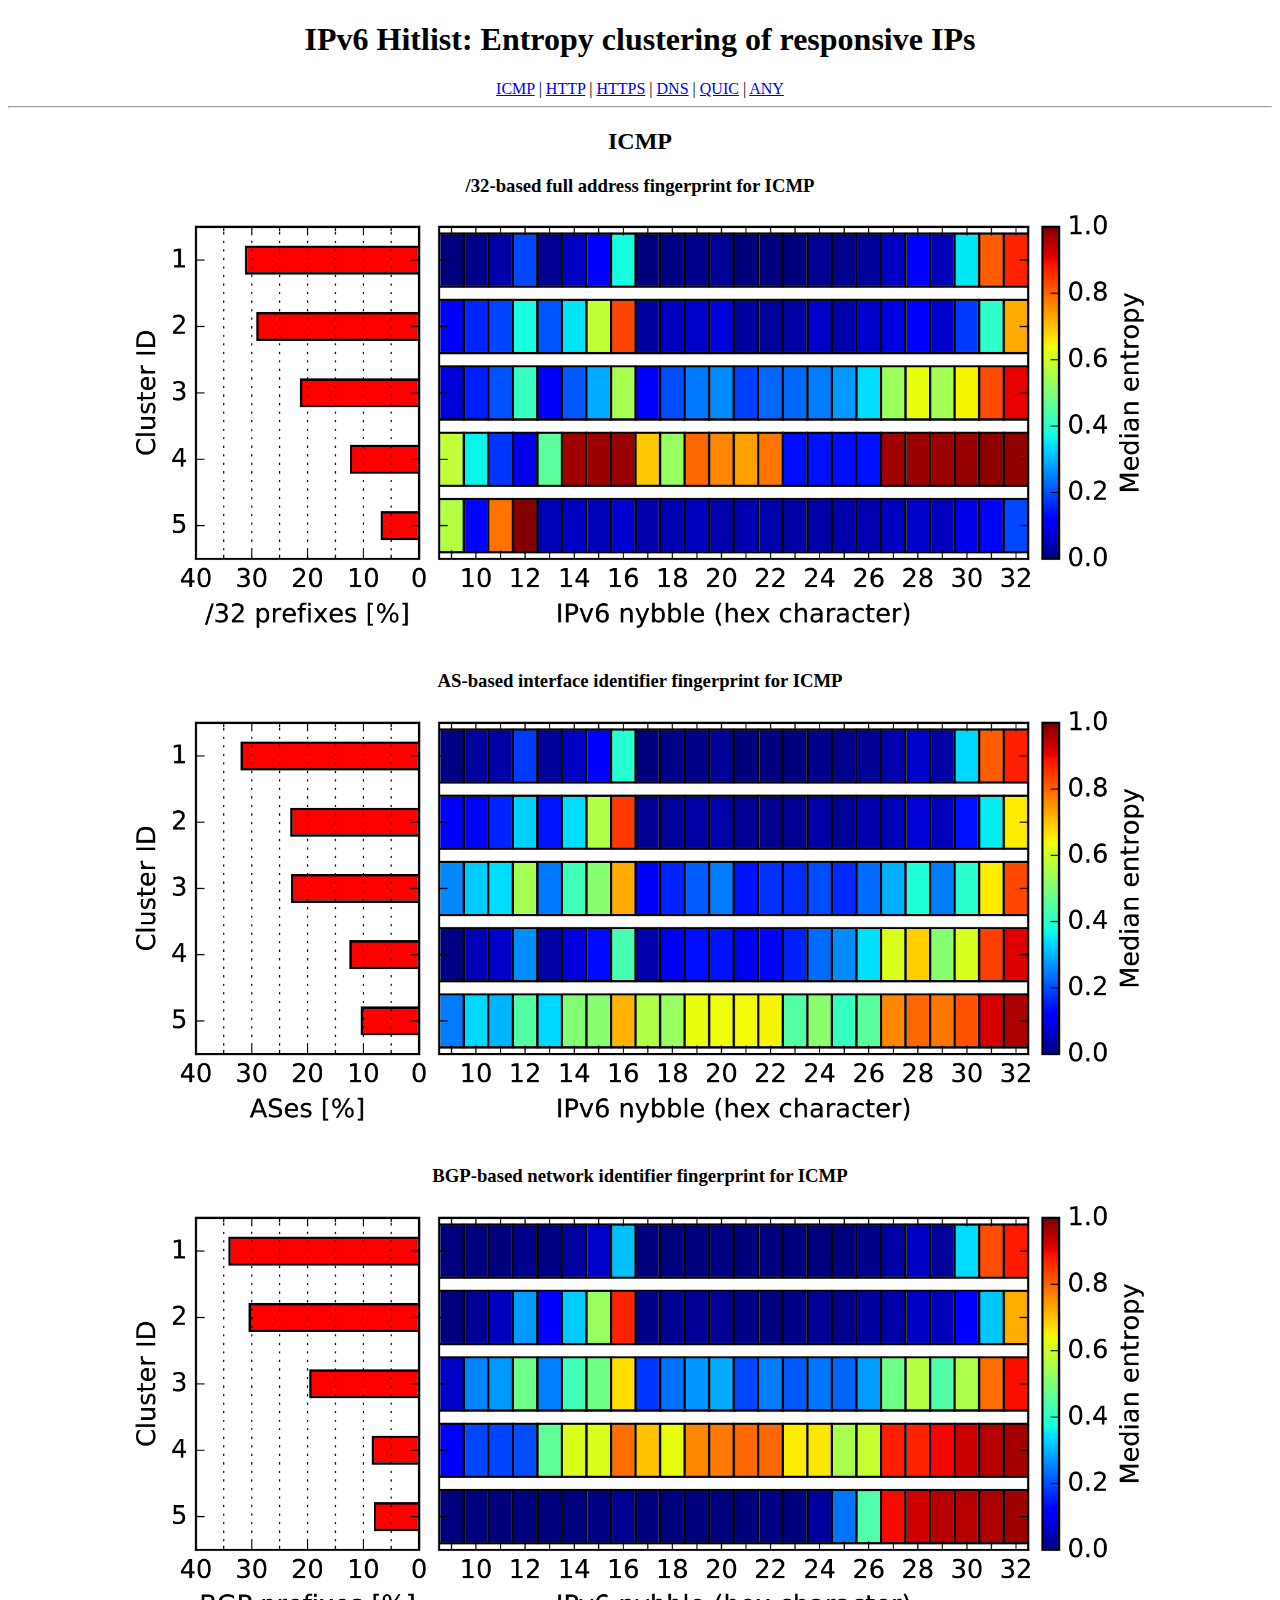
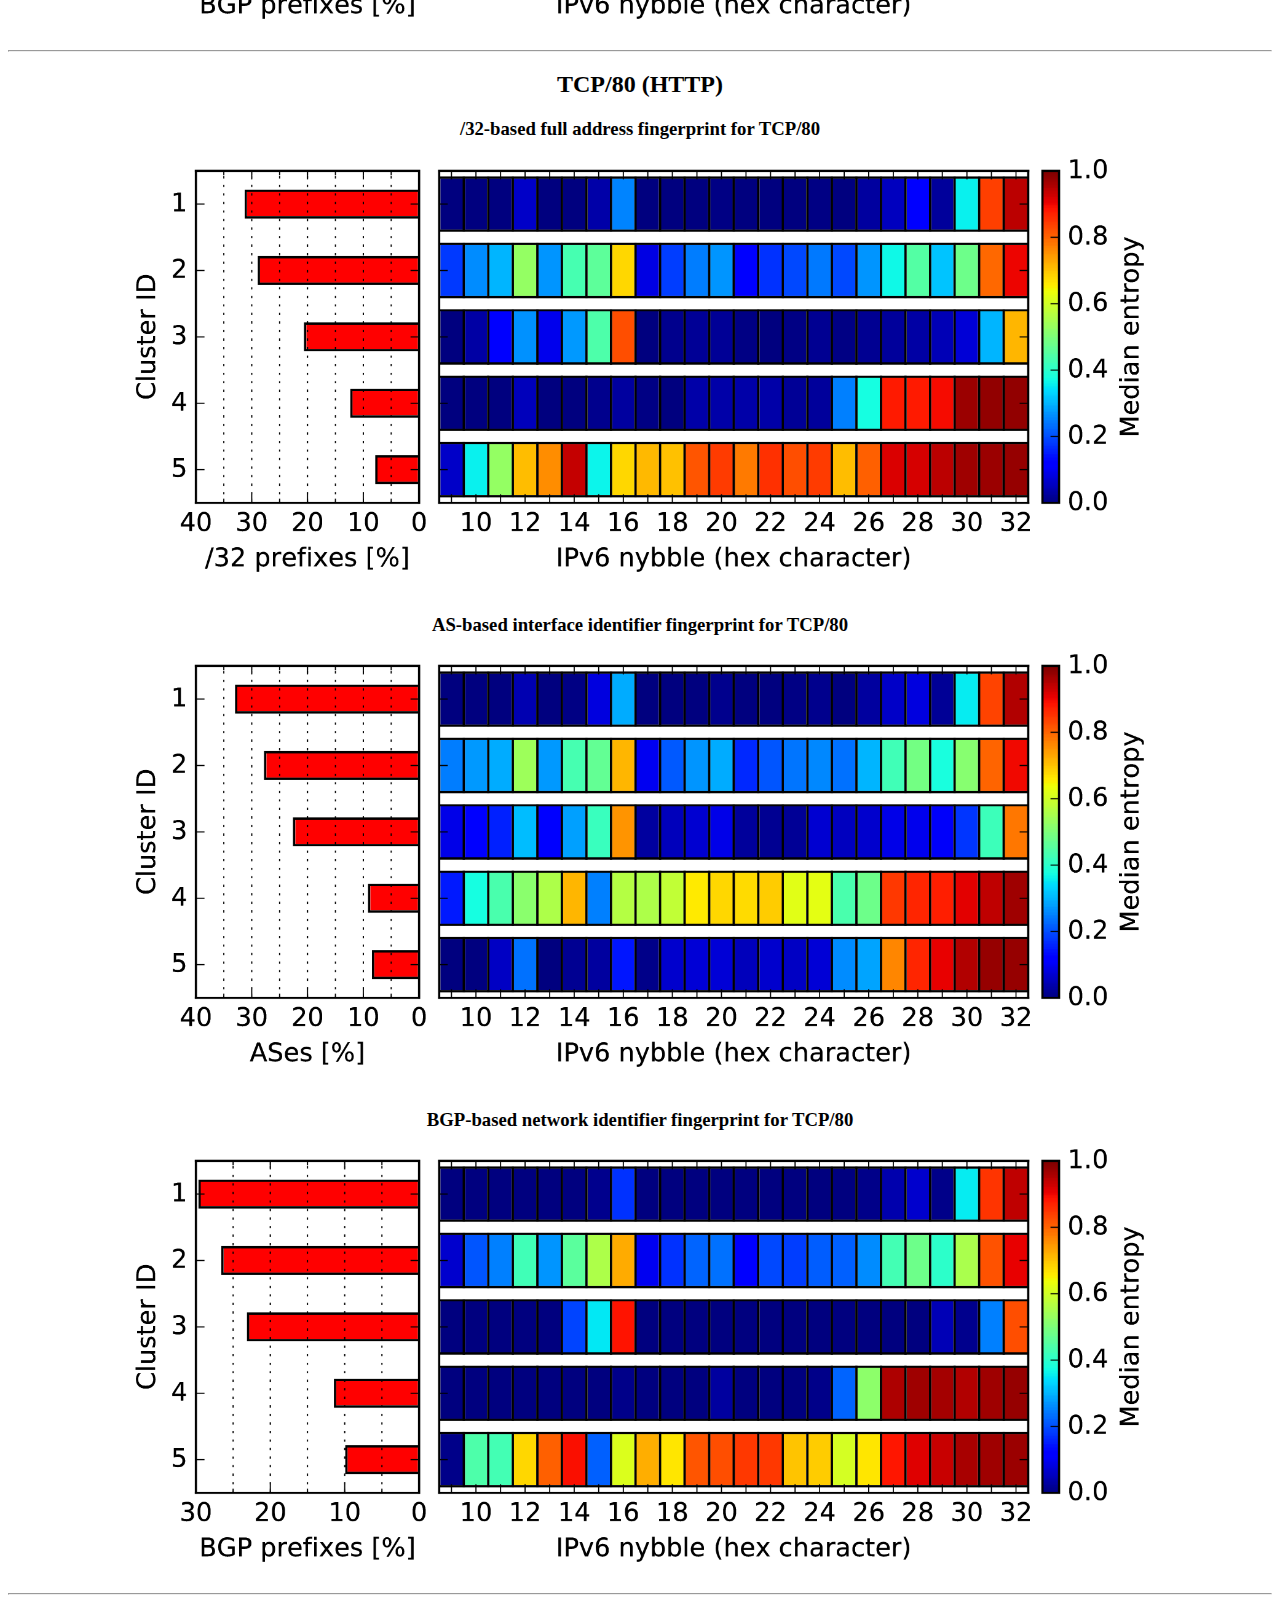
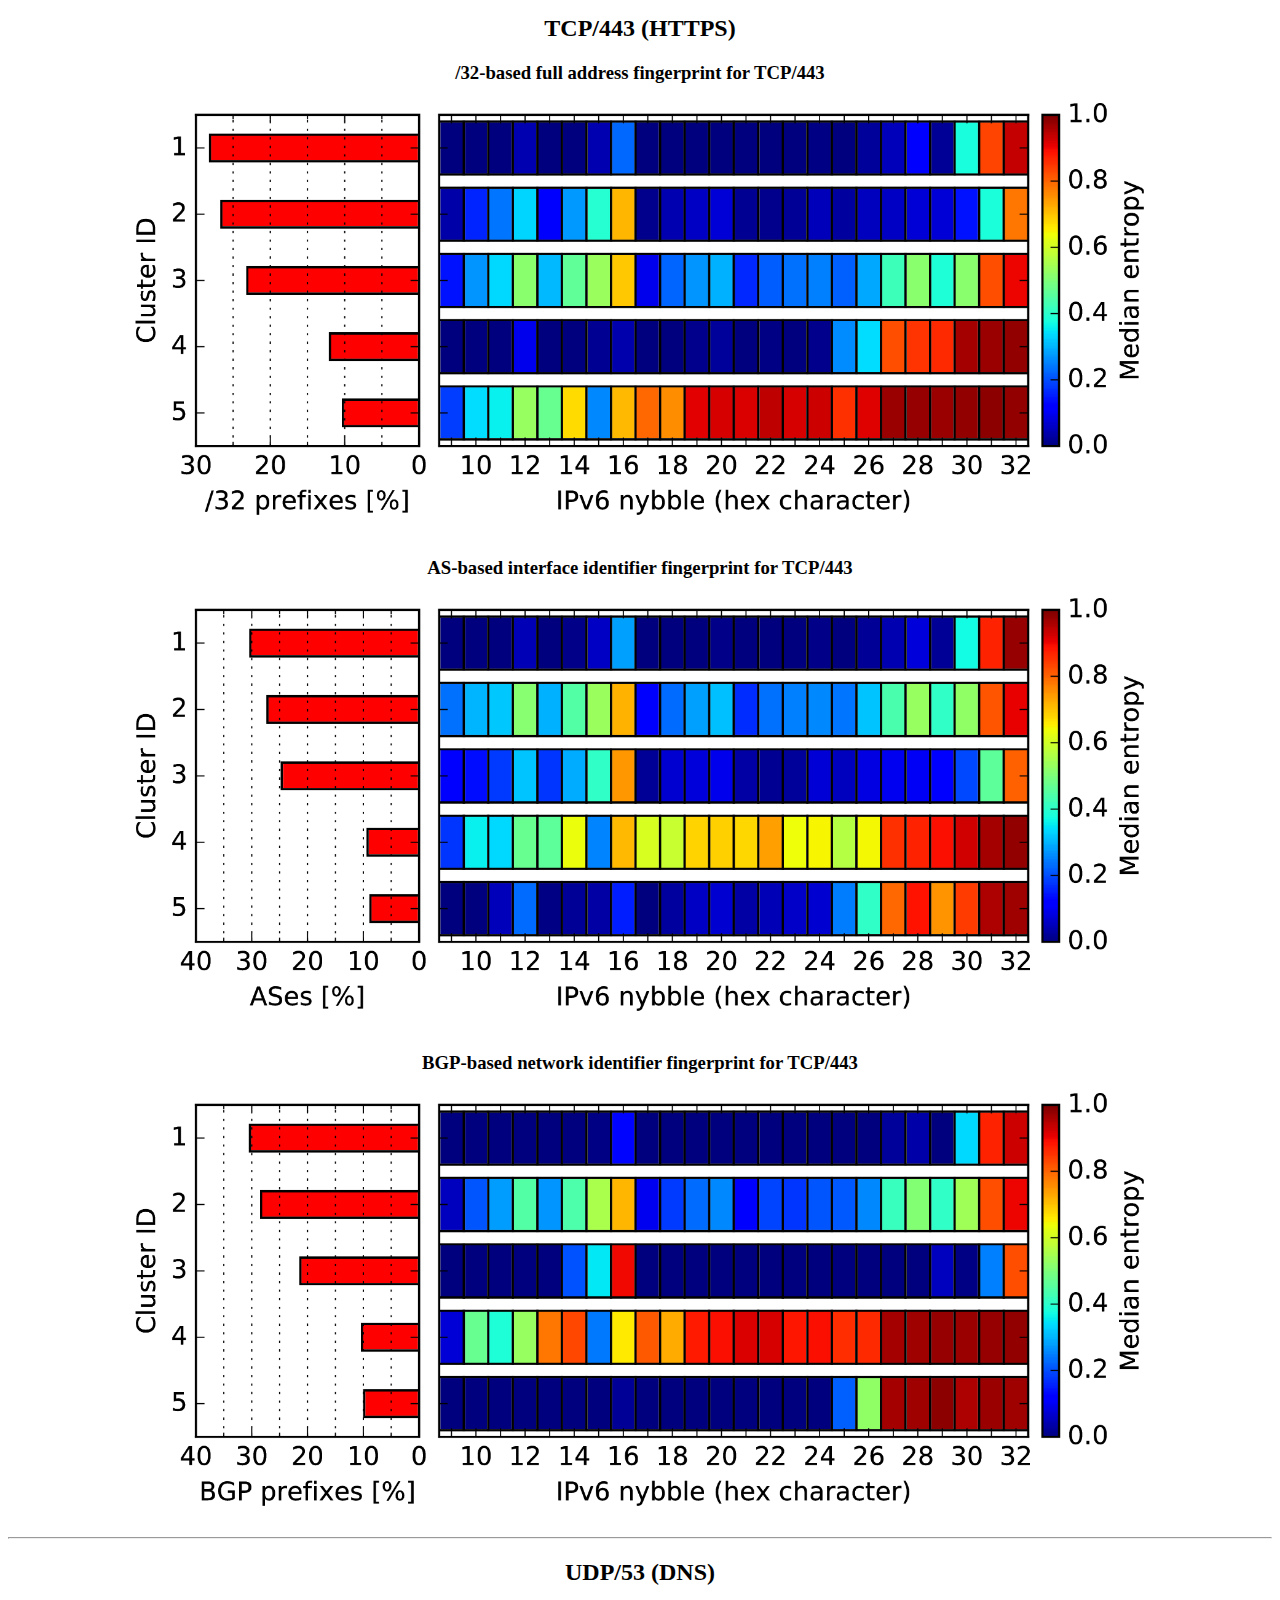
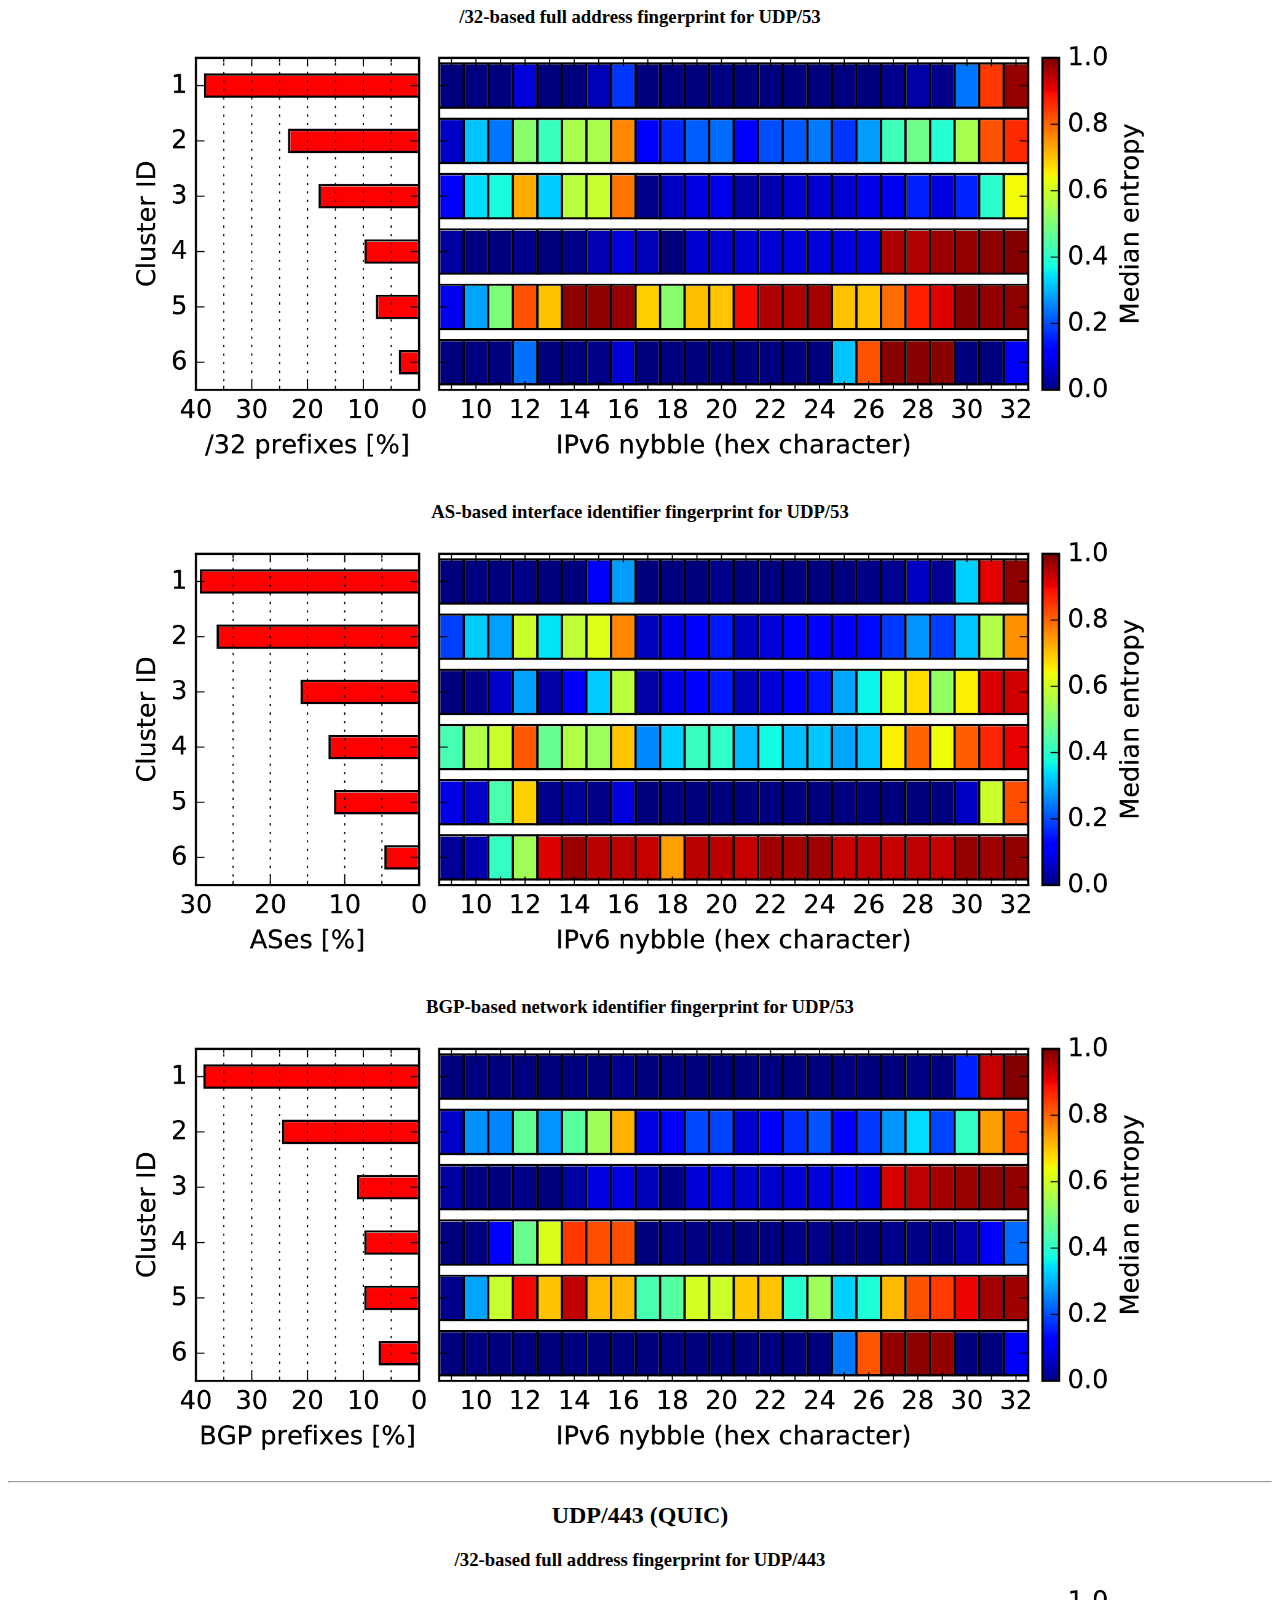
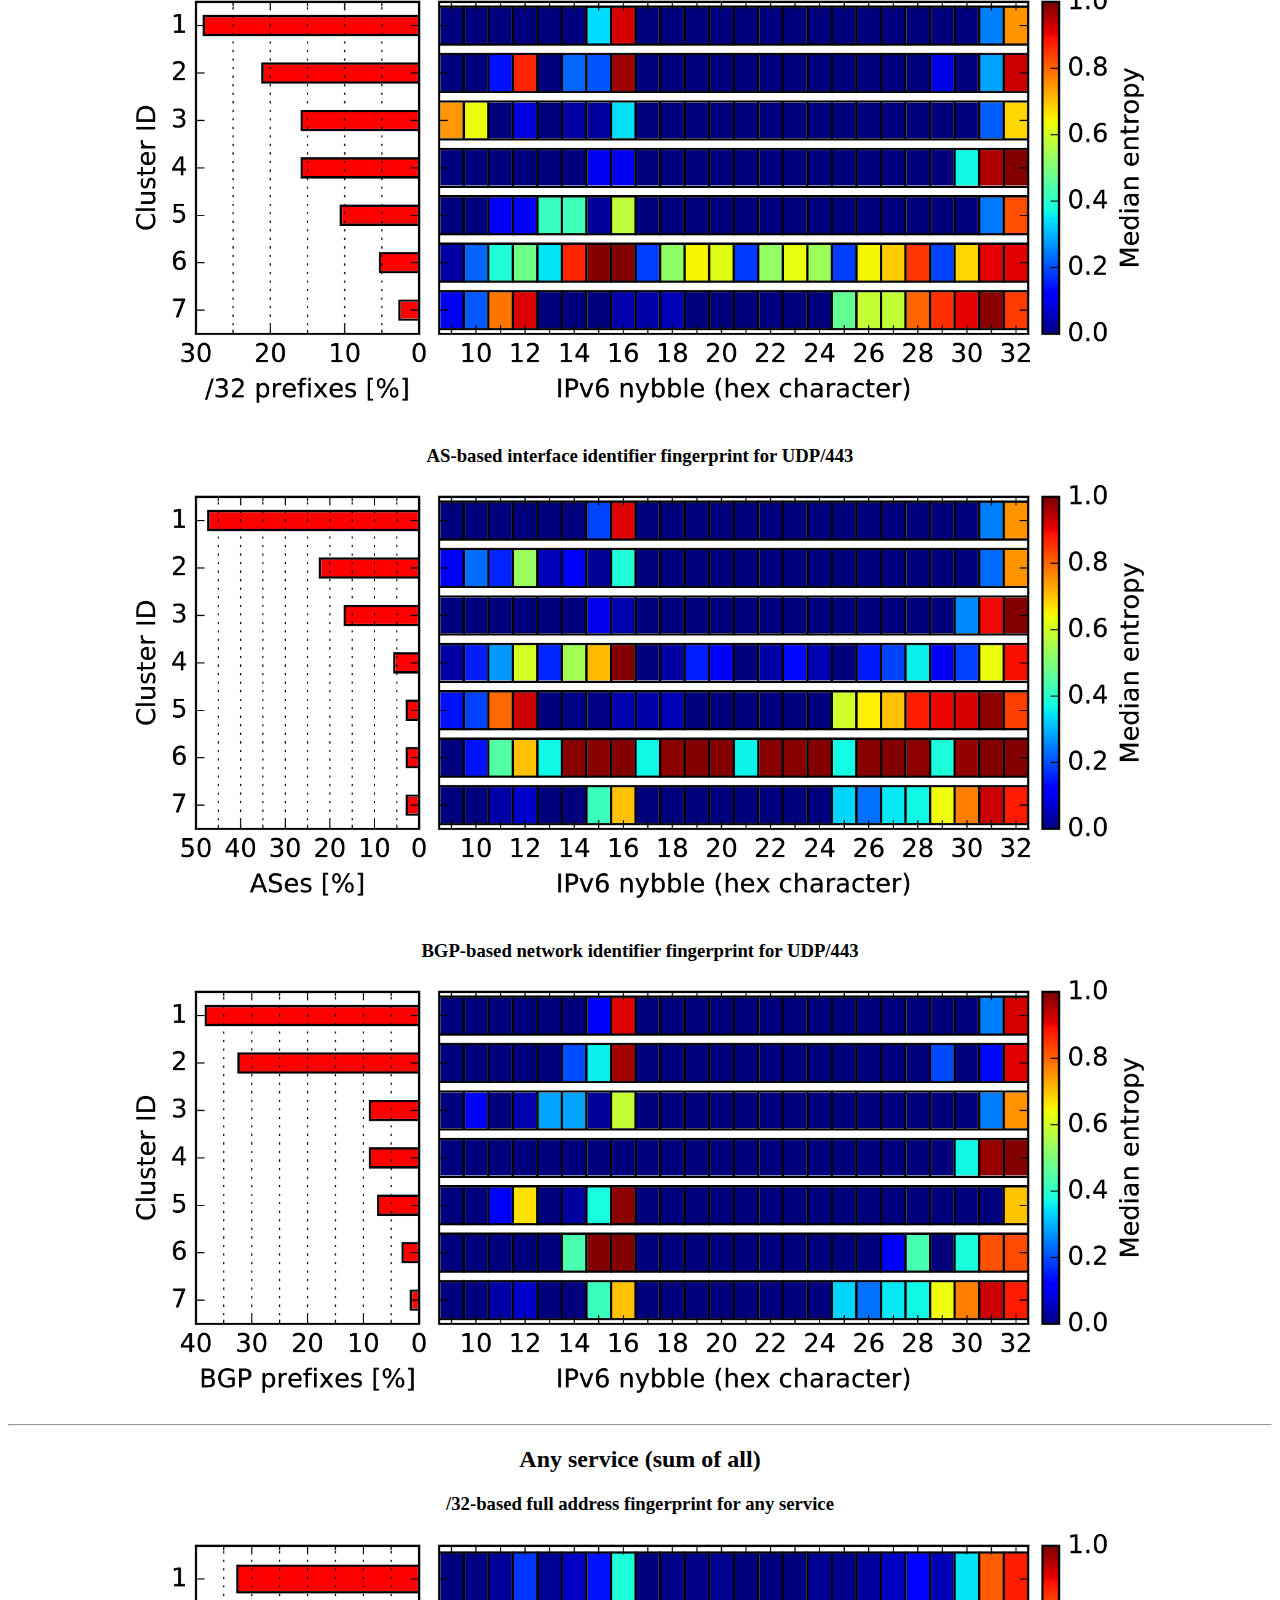
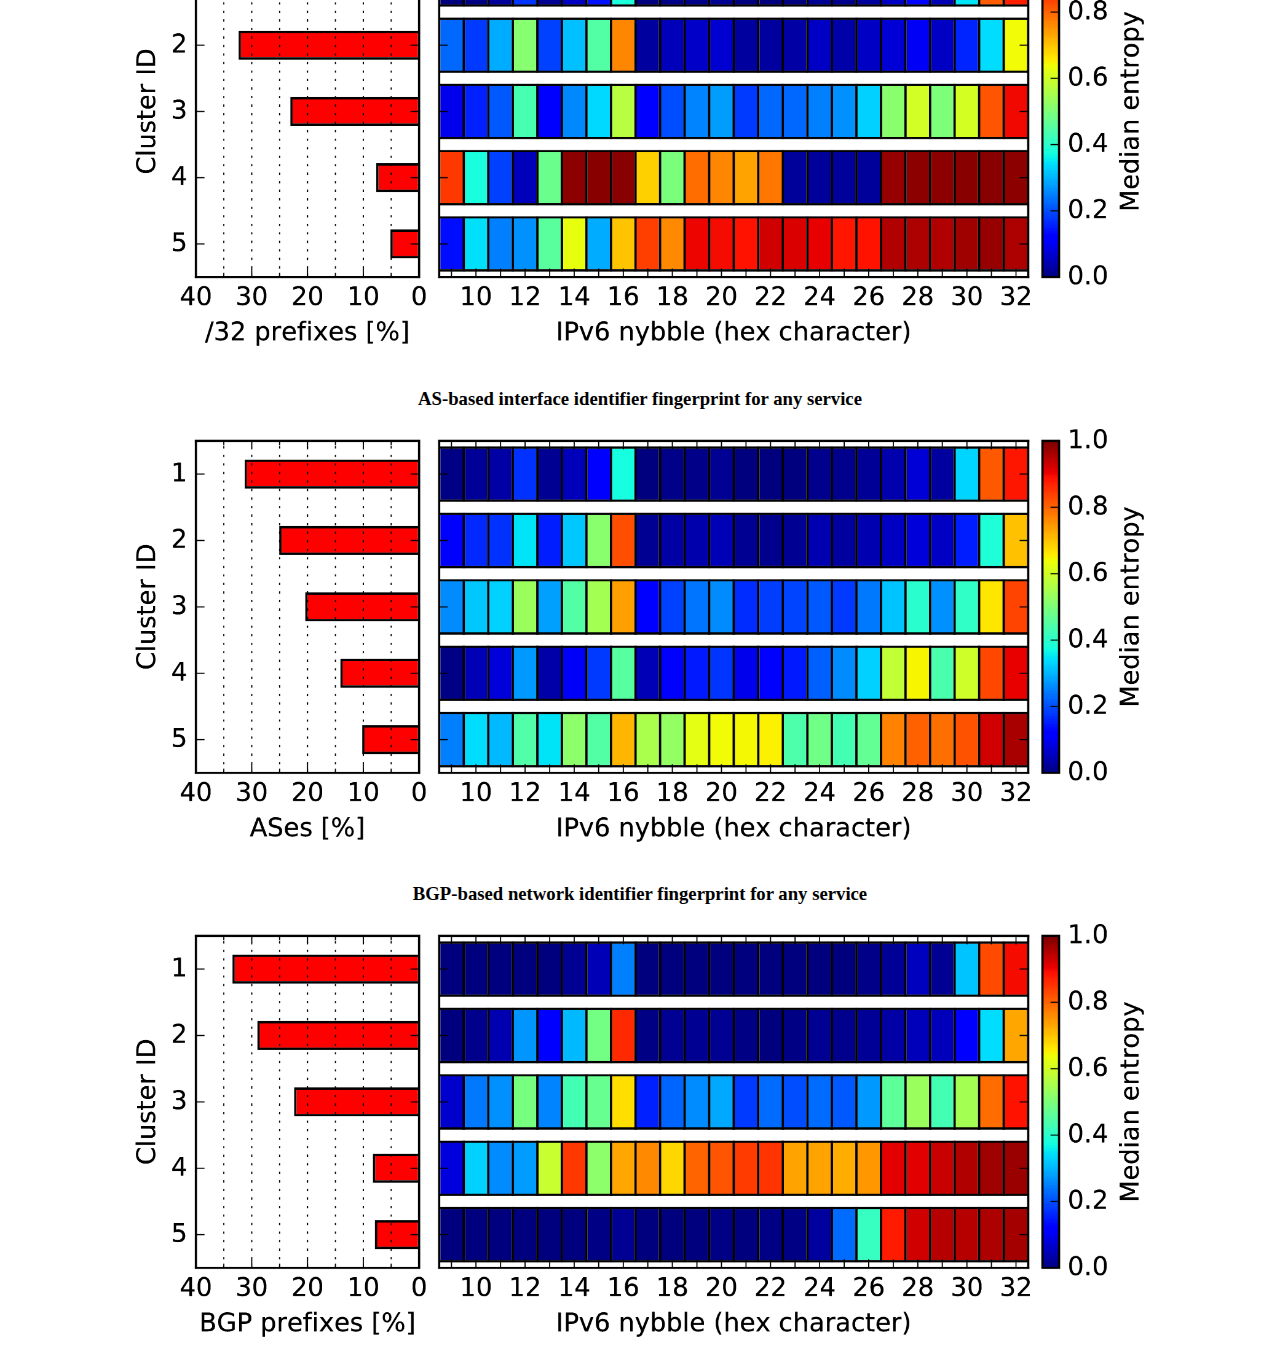
<file: eip-scanning/index.html>
<!DOCTYPE html>
<html>
<head>
    <meta charset="UTF-8">
    <title>IPv6 Hitlist: Entropy response clustering</title>
</head>
<body>
<center>

<h1>IPv6 Hitlist: Entropy clustering of responsive IPs</h1>

<a href="#output-slash32-icmp">ICMP</a> |
<a href="#output-slash32-tcp80">HTTP</a> |
<a href="#output-slash32-tcp443">HTTPS</a> |
<a href="#output-slash32-udp53">DNS</a> |
<a href="#output-slash32-udp443">QUIC</a> |
<a href="#output-slash32-all">ANY</a>

<hr/>
<h2>ICMP</h2>
<h3 id="output-slash32-icmp">/32-based full address fingerprint for ICMP</h3>
<img src="output-slash32-icmp-crop.png" width="80%">
<br><br>
<h3 id="output-asn-icmp">AS-based interface identifier fingerprint for ICMP</h3>
<img src="output-asn-icmp-crop.png" width="80%">
<br><br>
<h3 id="output-bgp-icmp">BGP-based network identifier fingerprint for ICMP</h3>
<img src="output-bgp-icmp-crop.png" width="80%">
<br><br>

<hr/>
<h2>TCP/80 (HTTP)</h2>
<h3 id="output-slash32-tcp80">/32-based full address fingerprint for TCP/80</h3>
<img src="output-slash32-tcp80-crop.png" width="80%">
<br><br>
<h3 id="output-asn-tcp80">AS-based interface identifier fingerprint for TCP/80</h3>
<img src="output-asn-tcp80-crop.png" width="80%">
<br><br>
<h3 id="output-bgp-tcp80">BGP-based network identifier fingerprint for TCP/80</h3>
<img src="output-bgp-tcp80-crop.png" width="80%">
<br><br>

<hr/>
<h2>TCP/443 (HTTPS)</h2>
<h3 id="output-slash32-tcp443">/32-based full address fingerprint for TCP/443</h3>
<img src="output-slash32-tcp443-crop.png" width="80%">
<br><br>
<h3 id="output-asn-tcp443">AS-based interface identifier fingerprint for TCP/443</h3>
<img src="output-asn-tcp443-crop.png" width="80%">
<br><br>
<h3 id="output-bgp-tcp443">BGP-based network identifier fingerprint for TCP/443</h3>
<img src="output-bgp-tcp443-crop.png" width="80%">
<br><br>

<hr/>
<h2>UDP/53 (DNS)</h2>
<h3 id="output-slash32-udp53">/32-based full address fingerprint for UDP/53</h3>
<img src="output-slash32-udp53-crop.png" width="80%">
<br><br>
<h3 id="output-asn-udp53">AS-based interface identifier fingerprint for UDP/53</h3>
<img src="output-asn-udp53-crop.png" width="80%">
<br><br>
<h3 id="output-bgp-udp53">BGP-based network identifier fingerprint for UDP/53</h3>
<img src="output-bgp-udp53-crop.png" width="80%">
<br><br>

<hr/>
<h2>UDP/443 (QUIC)</h2>
<h3 id="output-slash32-udp443">/32-based full address fingerprint for UDP/443</h3>
<img src="output-slash32-udp443-crop.png" width="80%">
<br><br>
<h3 id="output-asn-udp443">AS-based interface identifier fingerprint for UDP/443</h3>
<img src="output-asn-udp443-crop.png" width="80%">
<br><br>
<h3 id="output-bgp-udp443">BGP-based network identifier fingerprint for UDP/443</h3>
<img src="output-bgp-udp443-crop.png" width="80%">
<br><br>

<hr/>
<h2>Any service (sum of all)</h2>
<h3 id="output-slash32-all">/32-based full address fingerprint for any service</h3>
<img src="output-slash32-all-crop.png" width="80%">
<br><br>
<h3 id="output-asn-all">AS-based interface identifier fingerprint for any service</h3>
<img src="output-asn-all-crop.png" width="80%">
<br><br>
<h3 id="output-bgp-all">BGP-based network identifier fingerprint for any service</h3>
<img src="output-bgp-all-crop.png" width="80%">
<br><br>


</center>
</body>
</html>
</file>
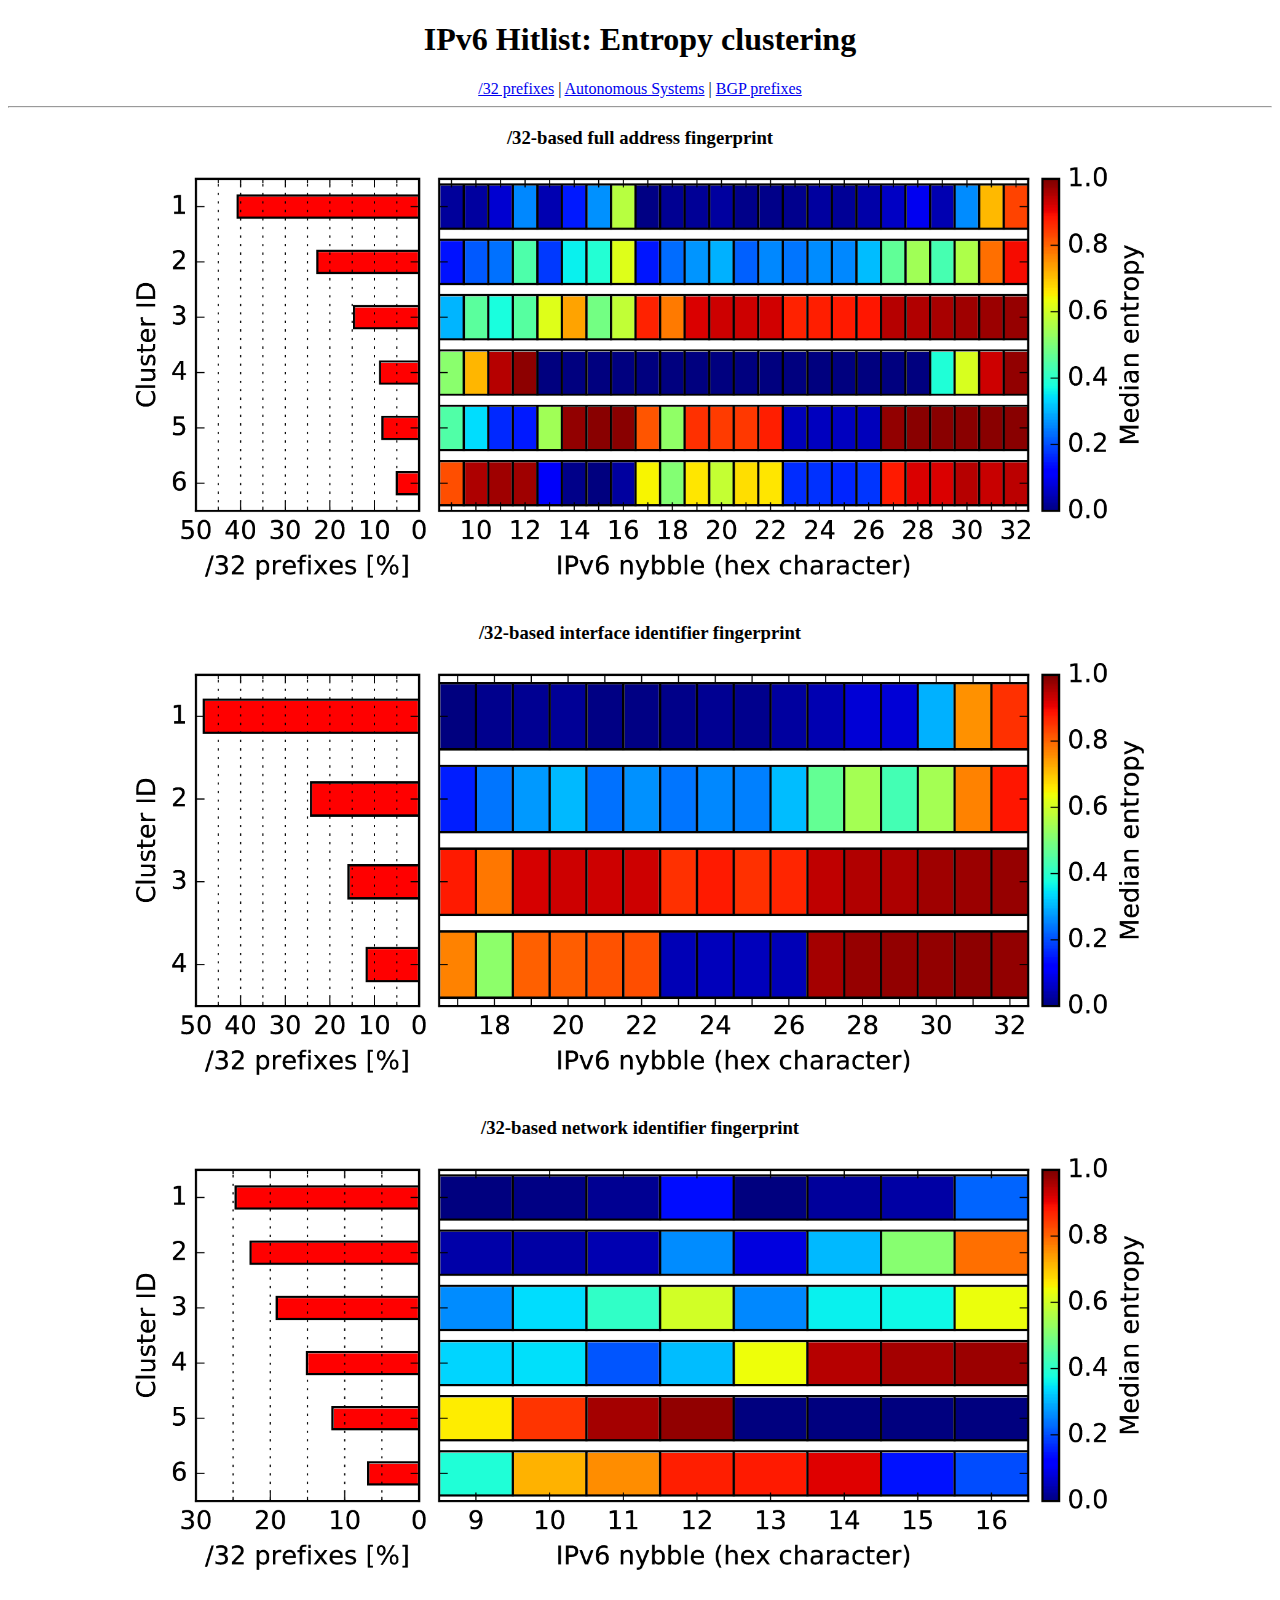
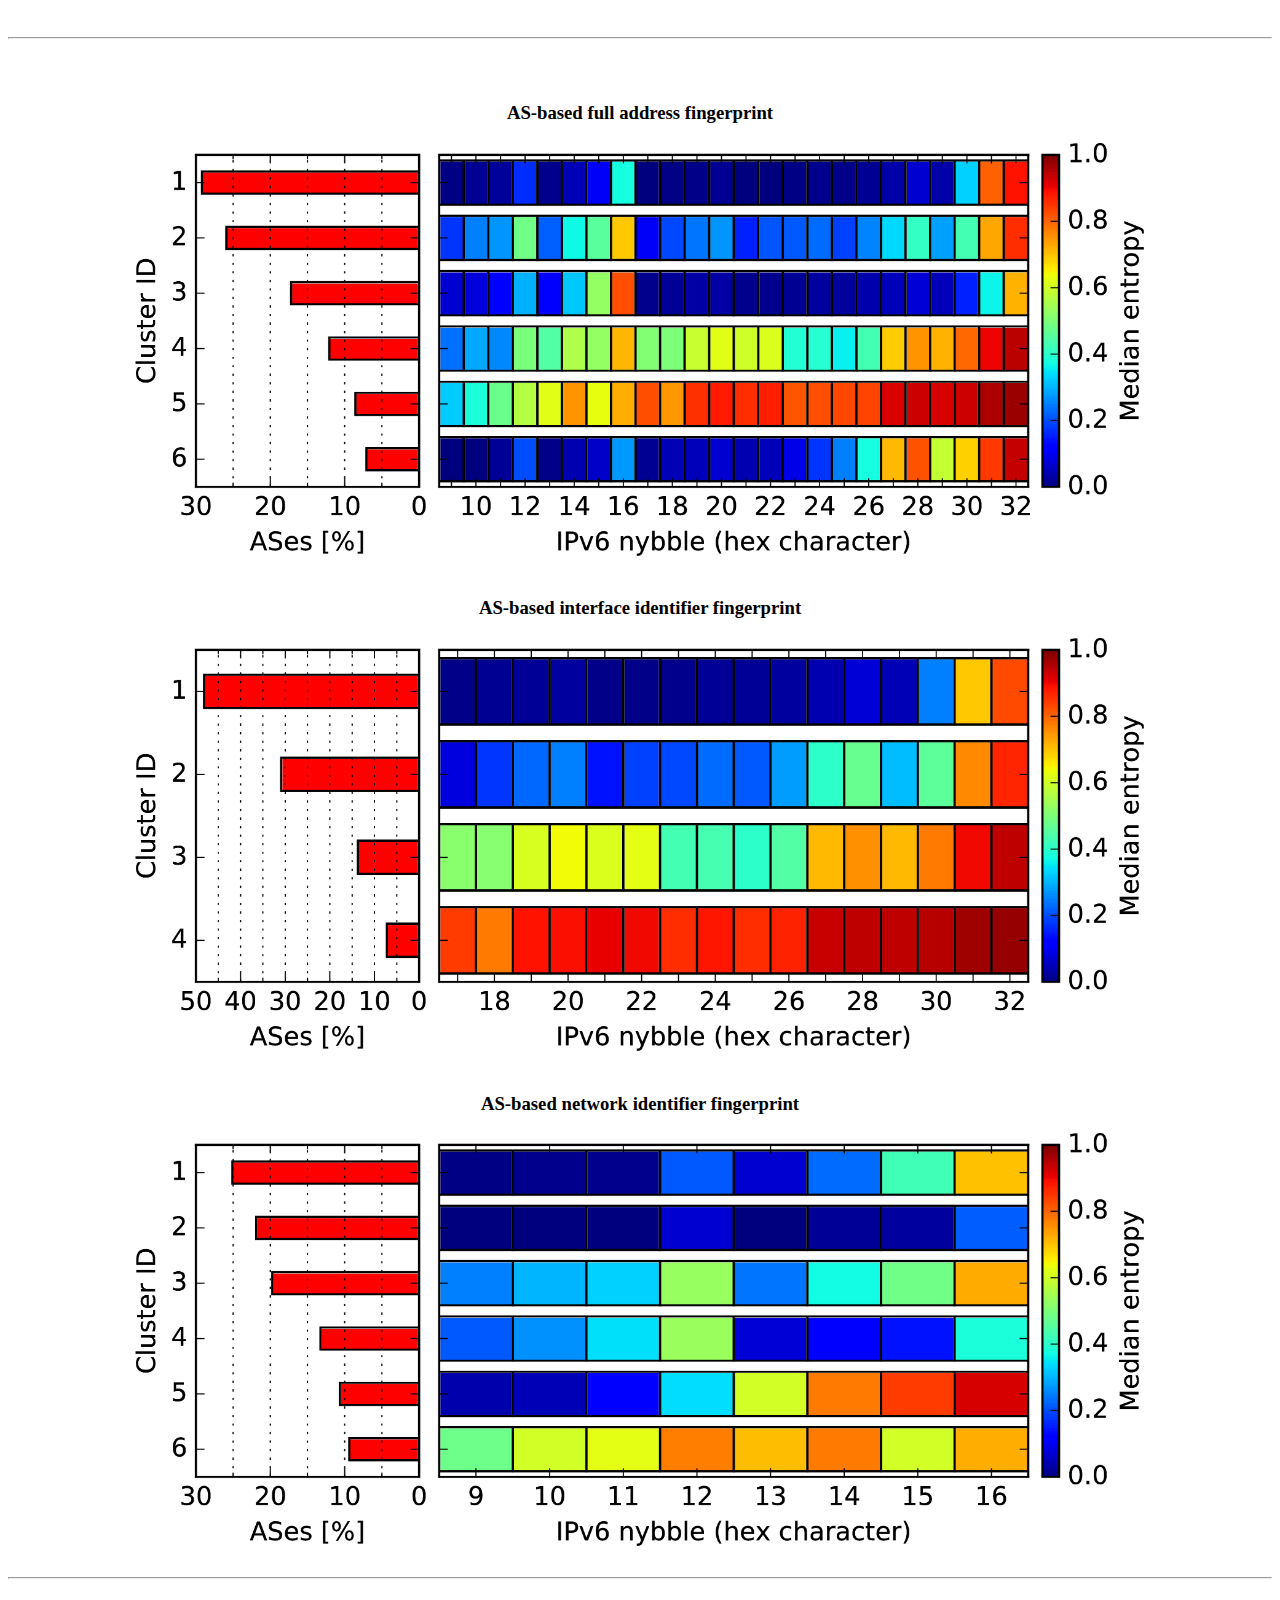
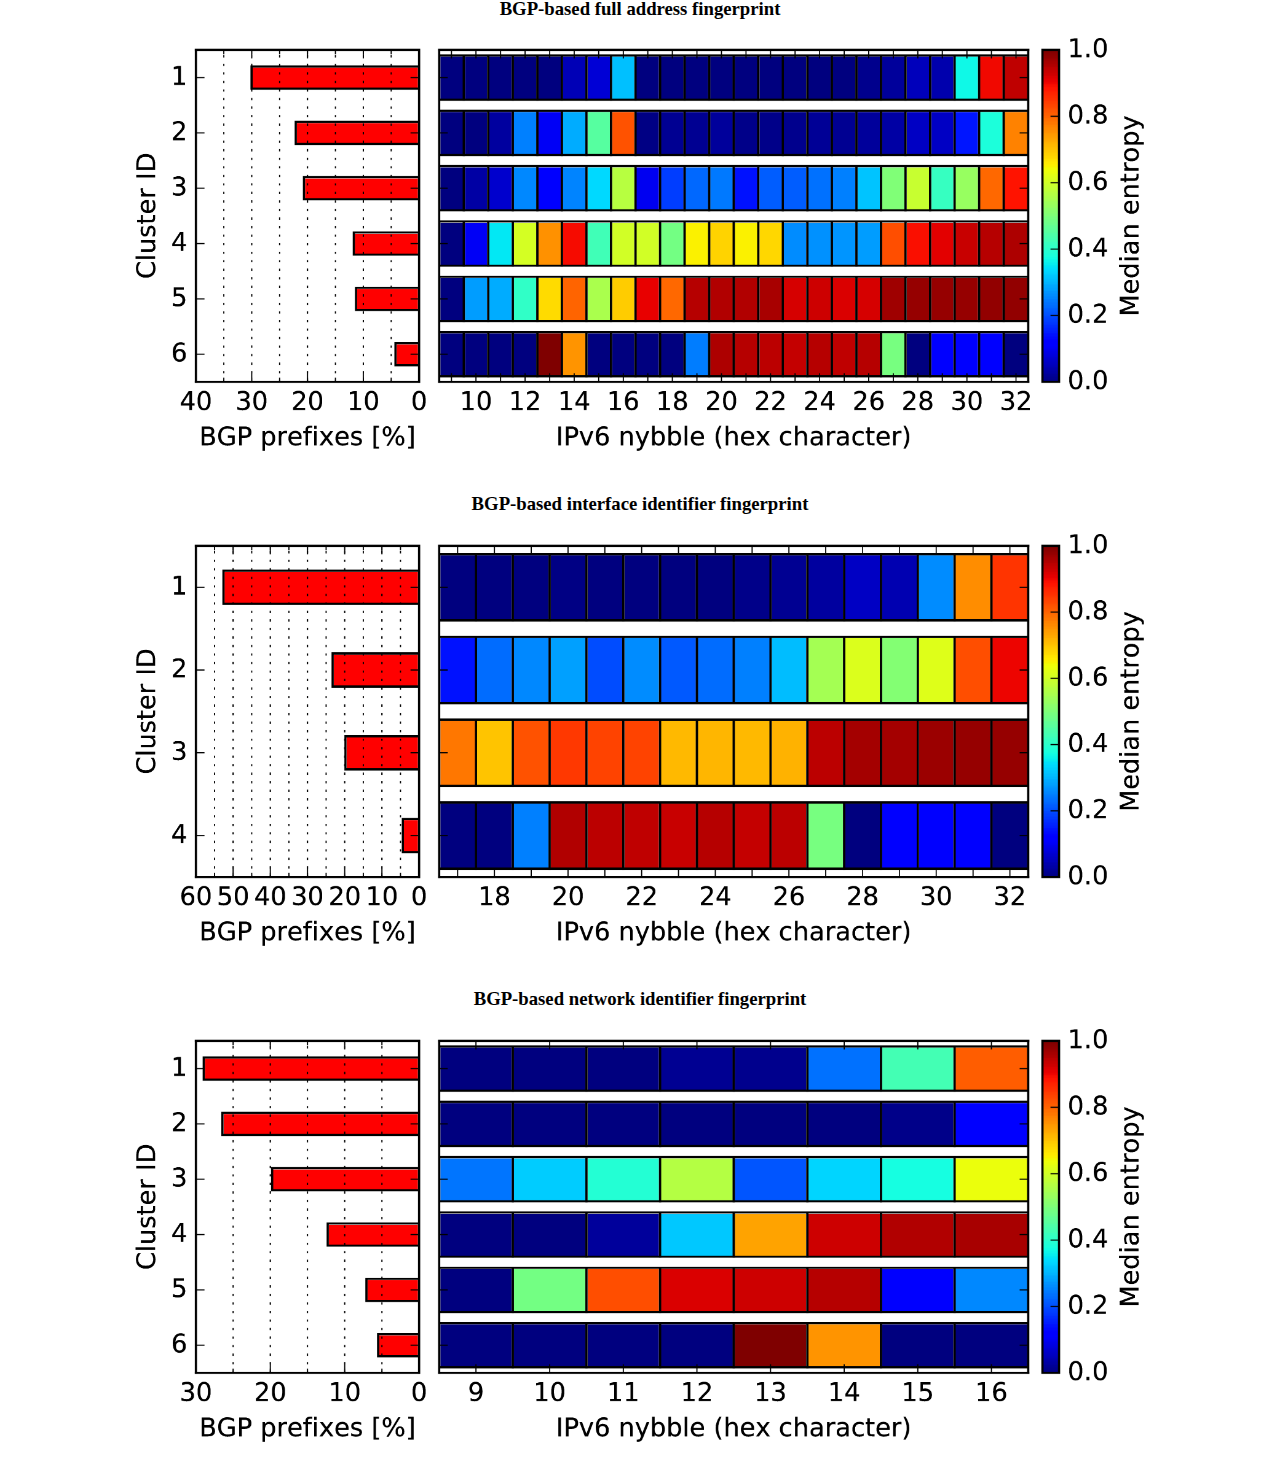
<file: eip/index.html>
<!DOCTYPE html>
<html>
<head>
    <meta charset="UTF-8">
    <title>IPv6 Hitlist: Entropy clustering</title>
</head>
<body>
<center>
    <h1>IPv6 Hitlist: Entropy clustering</h1>

<a href="#clusters-all-full-slash32">/32 prefixes</a> |
<a href="#clusters-all-full-asn">Autonomous Systems</a> |
<a href="#clusters-all-full-bgp">BGP prefixes</a>

<hr/>
<h3 id="clusters-all-full-slash32">/32-based full address fingerprint</h3>
<img src="clusters-all-full-slash32-crop.png" width="80%">
<br><br>

<h3 id="clusters-all-iid-slash32">/32-based interface identifier fingerprint</h3>
<img src="clusters-all-iid-slash32-crop.png" width="80%">
<br><br>

<h3 id="clusters-all-netid-slash32">/32-based network identifier fingerprint</h3>
<img src="clusters-all-netid-slash32-crop.png" width="80%">
<br><br>

<br><br><hr/><br><br>

<h3 id="clusters-all-full-asn">AS-based full address fingerprint</h3>
<img src="clusters-all-full-asn-crop.png" width="80%">
<br><br>

<h3 id="clusters-all-iid-asn">AS-based interface identifier fingerprint</h3>
<img src="clusters-all-iid-asn-crop.png" width="80%">
<br><br>

<h3 id="clusters-all-netid-asn">AS-based network identifier fingerprint</h3>
<img src="clusters-all-netid-asn-crop.png" width="80%">
<br><br>

<hr/>
<h3 id="clusters-all-full-bgp">BGP-based full address fingerprint</h3>
<img src="clusters-all-full-bgp-crop.png" width="80%">
<br><br>

<h3 id="clusters-all-iid-bgp">BGP-based interface identifier fingerprint</h3>
<img src="clusters-all-iid-bgp-crop.png" width="80%">
<br><br>

<h3 id="clusters-all-netid-bgp">BGP-based network identifier fingerprint</h3>
<img src="clusters-all-netid-bgp-crop.png" width="80%">
<br><br>

</center>
</body>
</html>
</file>
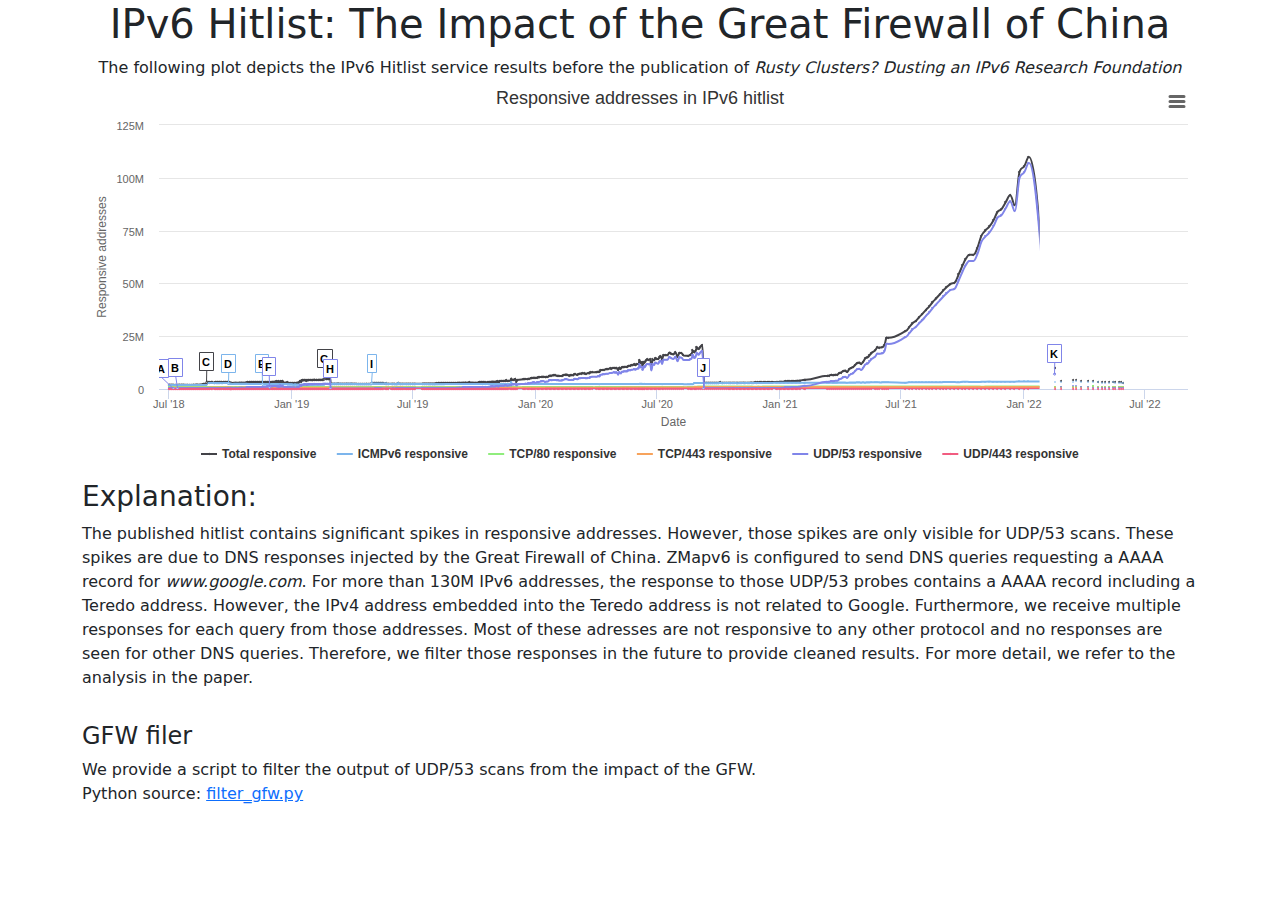
<file: gfw-filter/index.html>
<!DOCTYPE html>
<html>
<head>
    <meta charset="UTF-8">
    <title>IPv6 Hitlist: The Impact of the Great Firewall of China </title>

    <!-- Bootstrap CSS -->
    <link rel="stylesheet" href="/css/bootstrap.min.css">

	<style>
		.h4, h4 {                                                               
		    font-size: 1.5rem;                                                  
		    padding-top: 4rem;                                                  
		    margin-top: -2rem;                                                  
		}   
	</style>
</head>
<body>
<center><h1>IPv6 Hitlist: The Impact of the Great Firewall of China</h1>

The following plot depicts the IPv6 Hitlist service results before the publication of <i> Rusty Clusters? Dusting an IPv6 Research Foundation</i>
</center>
<div class="container">
<div id="plot-responsive" style="min-width: 310px; height: 400px; margin: 0 auto"></div>

<h3>Explanation:</h3>
The published hitlist contains significant spikes in responsive addresses.
However, those spikes are only visible for UDP/53 scans.

These spikes are due to DNS responses injected by the Great Firewall of China.
ZMapv6 is configured to send DNS queries requesting a AAAA record for <i>www.google.com</i>.
For more than 130M IPv6 addresses, the response to those UDP/53 probes contains a AAAA record including a Teredo address.
However, the IPv4 address embedded into the Teredo address is not related to Google.
Furthermore, we receive multiple responses for each query from those addresses.

Most of these adresses are not responsive to any other protocol and no responses are seen for other DNS queries.
Therefore, we filter those responses in the future to provide cleaned results.
For more detail, we refer to the analysis in the paper. <br>

<h4 id="gfw-filter">GFW filer</h4>
We provide a script to filter the output of UDP/53 scans from the impact of the GFW.

<br>
Python source: <a href="filter_gfw.py">filter_gfw.py</a>


<!-- JS STARTS HERE -->
<!-- jQuery -->
<script src="../js/jquery-3.5.1.min.js"></script>

<!-- popper.js -->
<script src="../js/popper.min.js"></script>

<!-- Bootstrap JS - necessary for expanding the navbar menu -->
<script src="../js/bootstrap.min.js"></script>

<!-- Hide navbar on click -->
<script>
    $('.nav-item').on('click', function(){
        $('.navbar-collapse').collapse('hide');
});
</script>

<!-- Highchart plotting libs -->
<script src="../js/highcharts/highstock.js"></script>
<script src="../js/highcharts/exporting.js"></script>
<script src="../js/highcharts/offline-exporting.js"></script>
<script src="../js/highcharts/export-data.js"></script>

<!-- Parse JSON for plotting -->
<script>
    // Set thousands separator as comma
    Highcharts.setOptions({
        lang: {
            thousandsSep: ','
        }
    });

    // Get the CSV and create the chart
    $.getJSON('responsive_gfw.json', function (chart) {
        Highcharts.chart('plot-responsive', chart);
    });
</script>
<!-- JS ENDS HERE -->

</div>
</body>
</html>
</file>
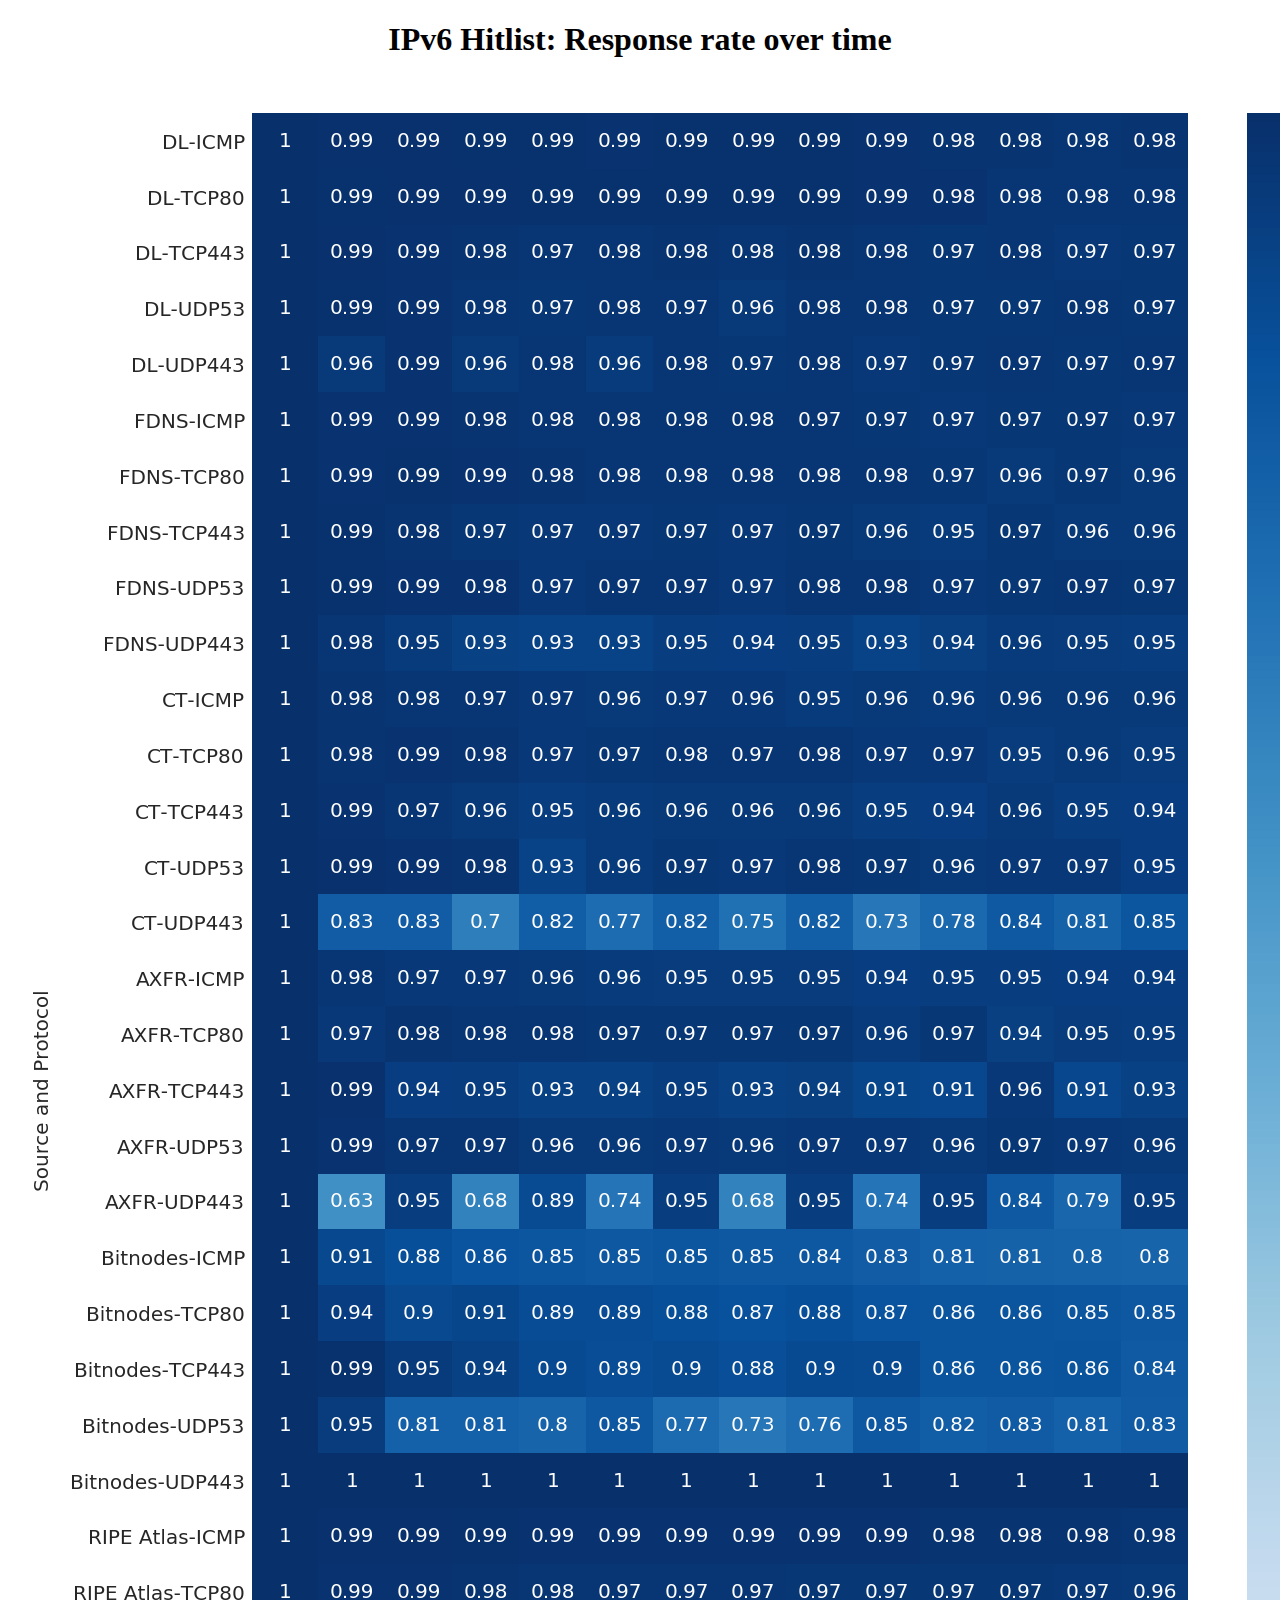
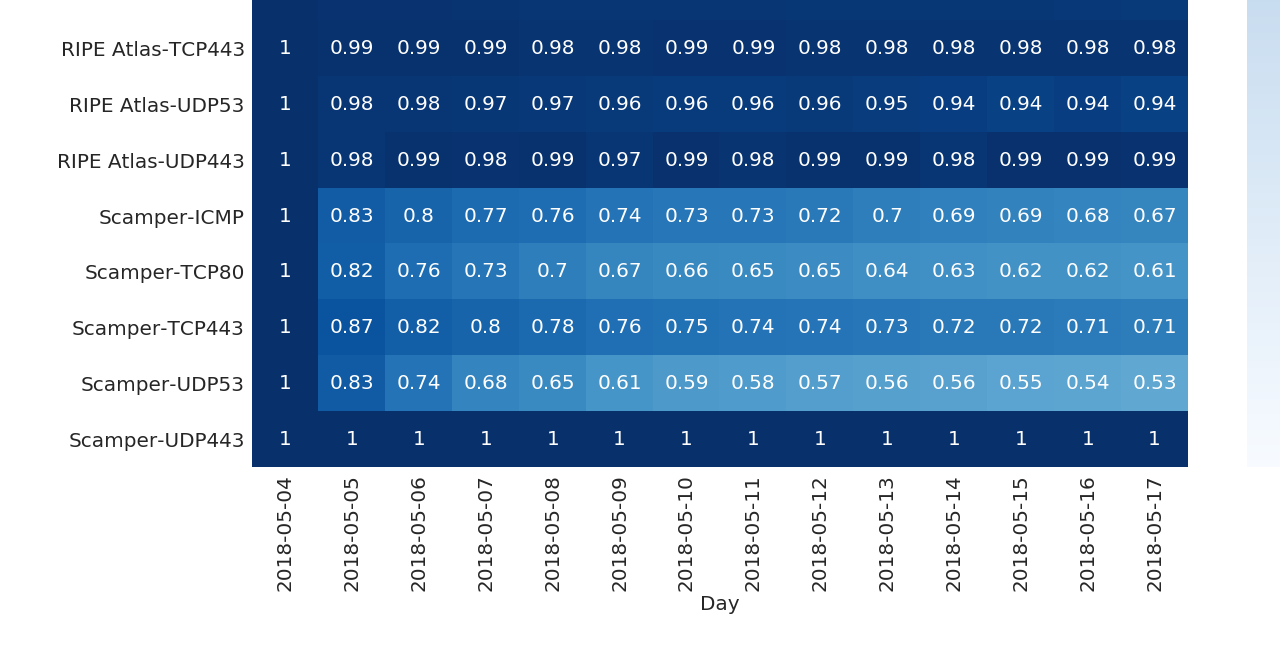
<file: probing/index.html>
<!DOCTYPE html>
<html>
<head>
    <meta charset="UTF-8">
    <title>IPv6 Hitlist: Response rate over time</title>
</head>
<body>
    <center><h1>IPv6 Hitlist: Response rate over time</h1></center>
    <center><img src="rrovertime.png"></center>
</body>
</html>
</file>
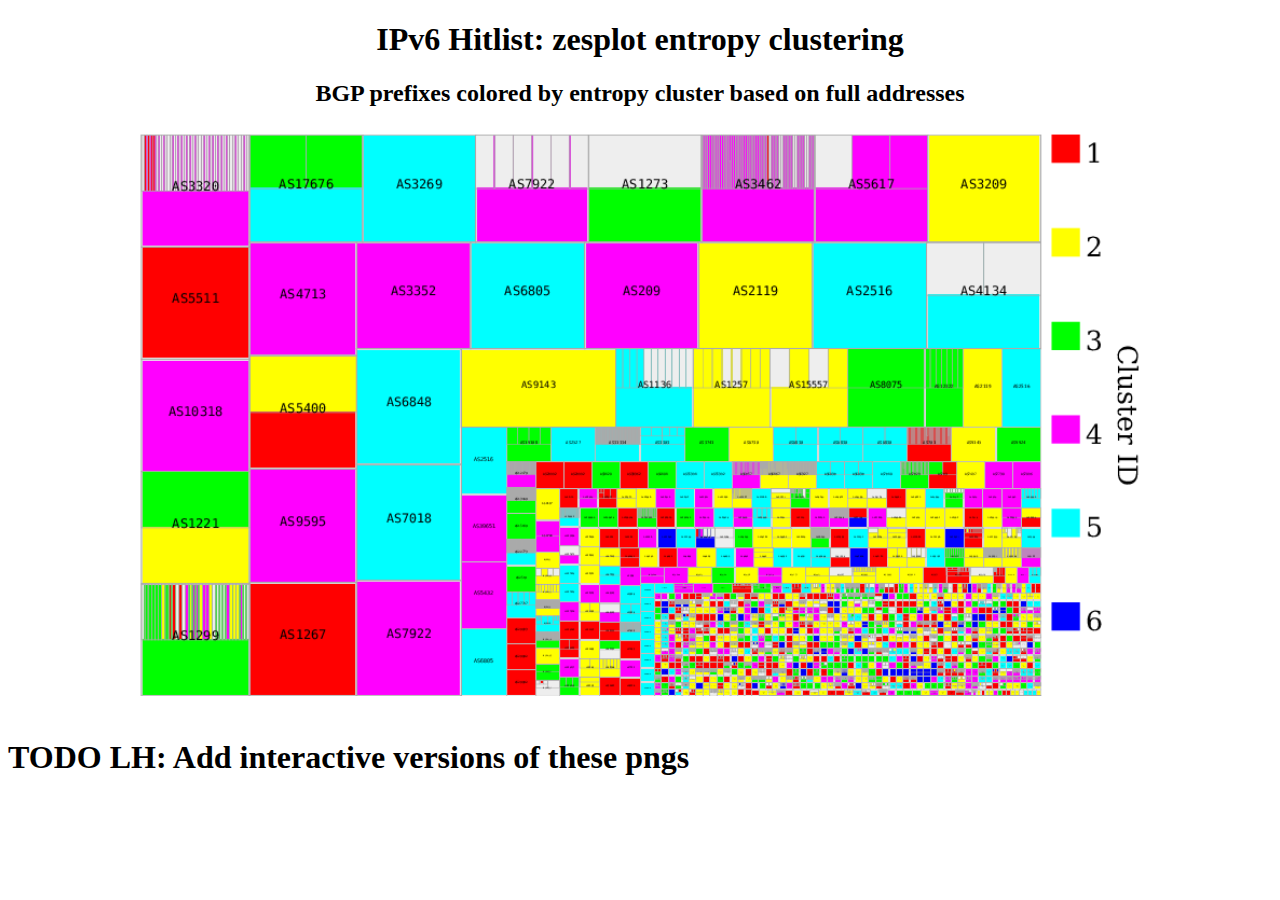
<file: zesplot-entropy/index.html>
<!DOCTYPE html>
<html>
<head>
    <meta charset="UTF-8">
    <title>IPv6 Hitlist: zesplot entropy clustering</title>
</head>
<body>
    <center><h1>IPv6 Hitlist: zesplot entropy clustering</h1></center>

    <center><h2>BGP prefixes colored by entropy cluster based on full addresses</h2></center>
    <center><img src="zesplot-clusters-full-crop.png" width="80%"></center>
    <br>

    <h1>TODO LH: Add interactive versions of these pngs</h1>

</body>
</html>
</file>
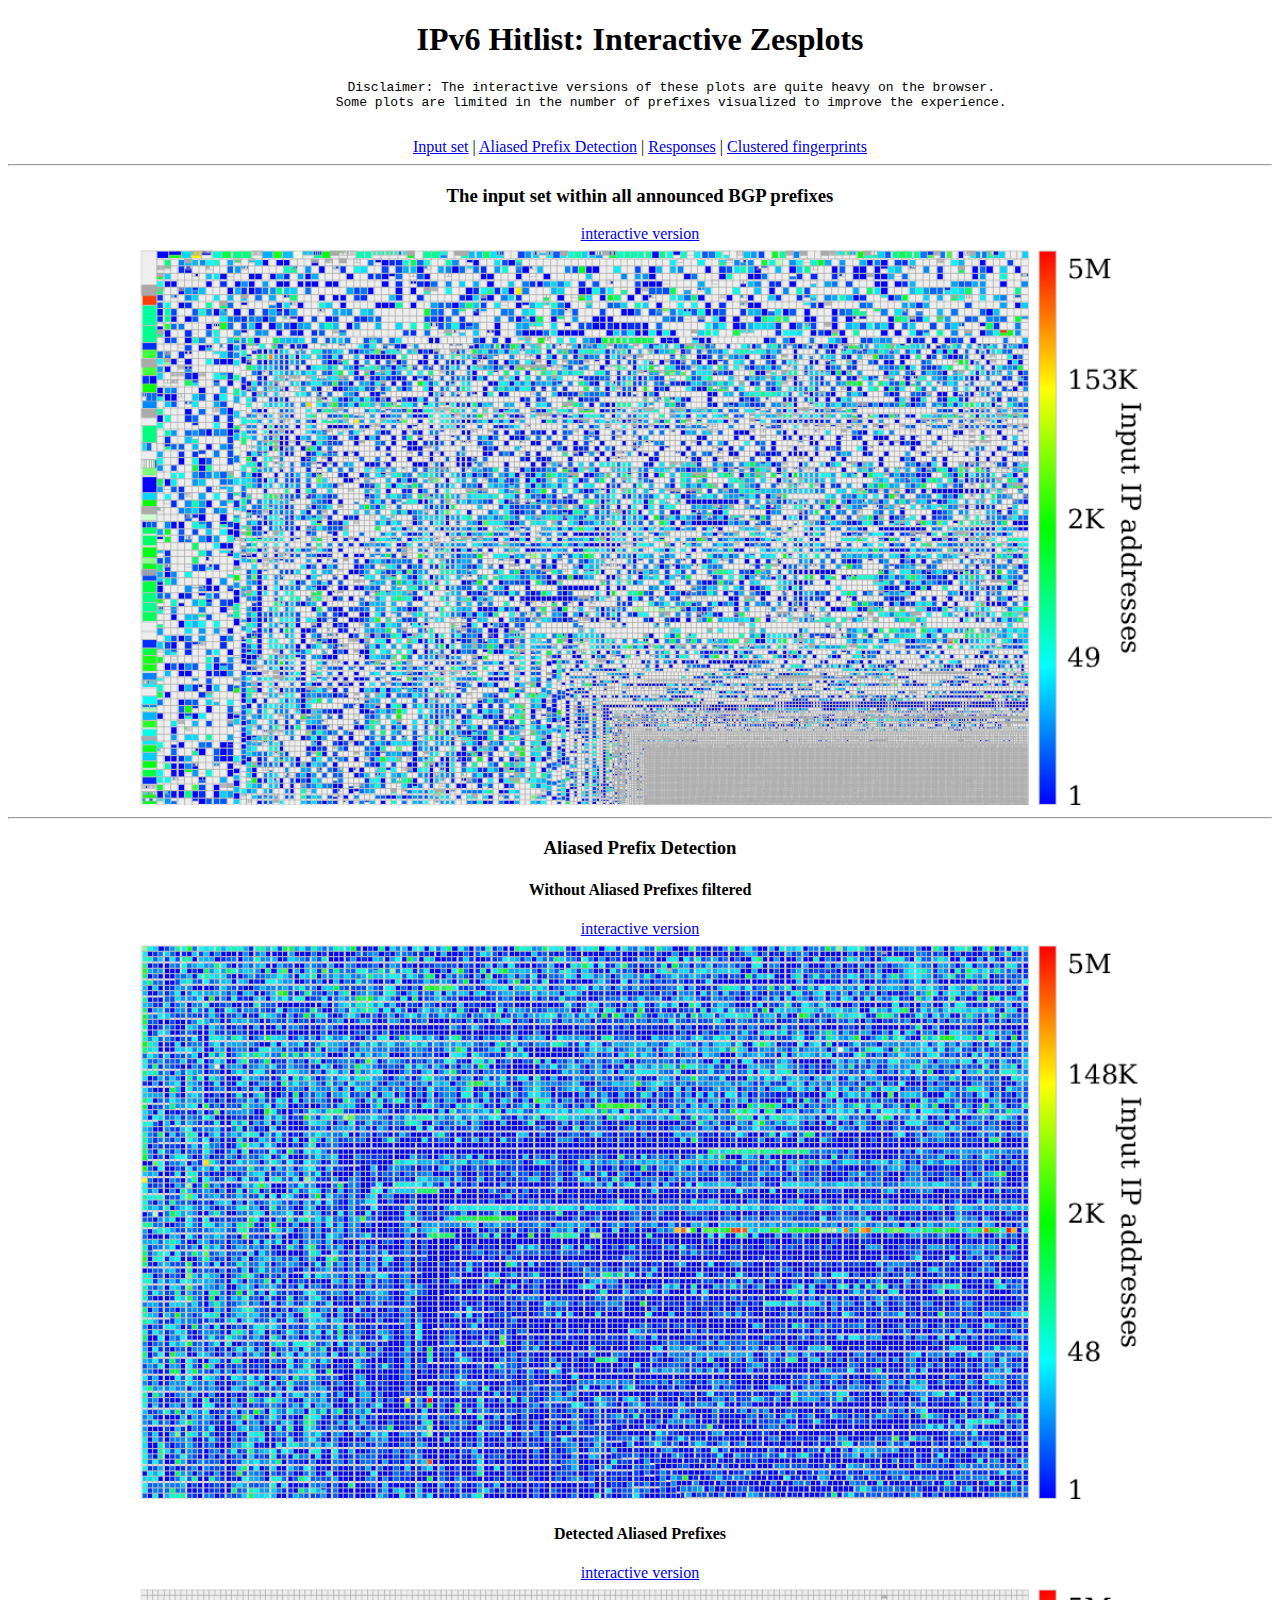
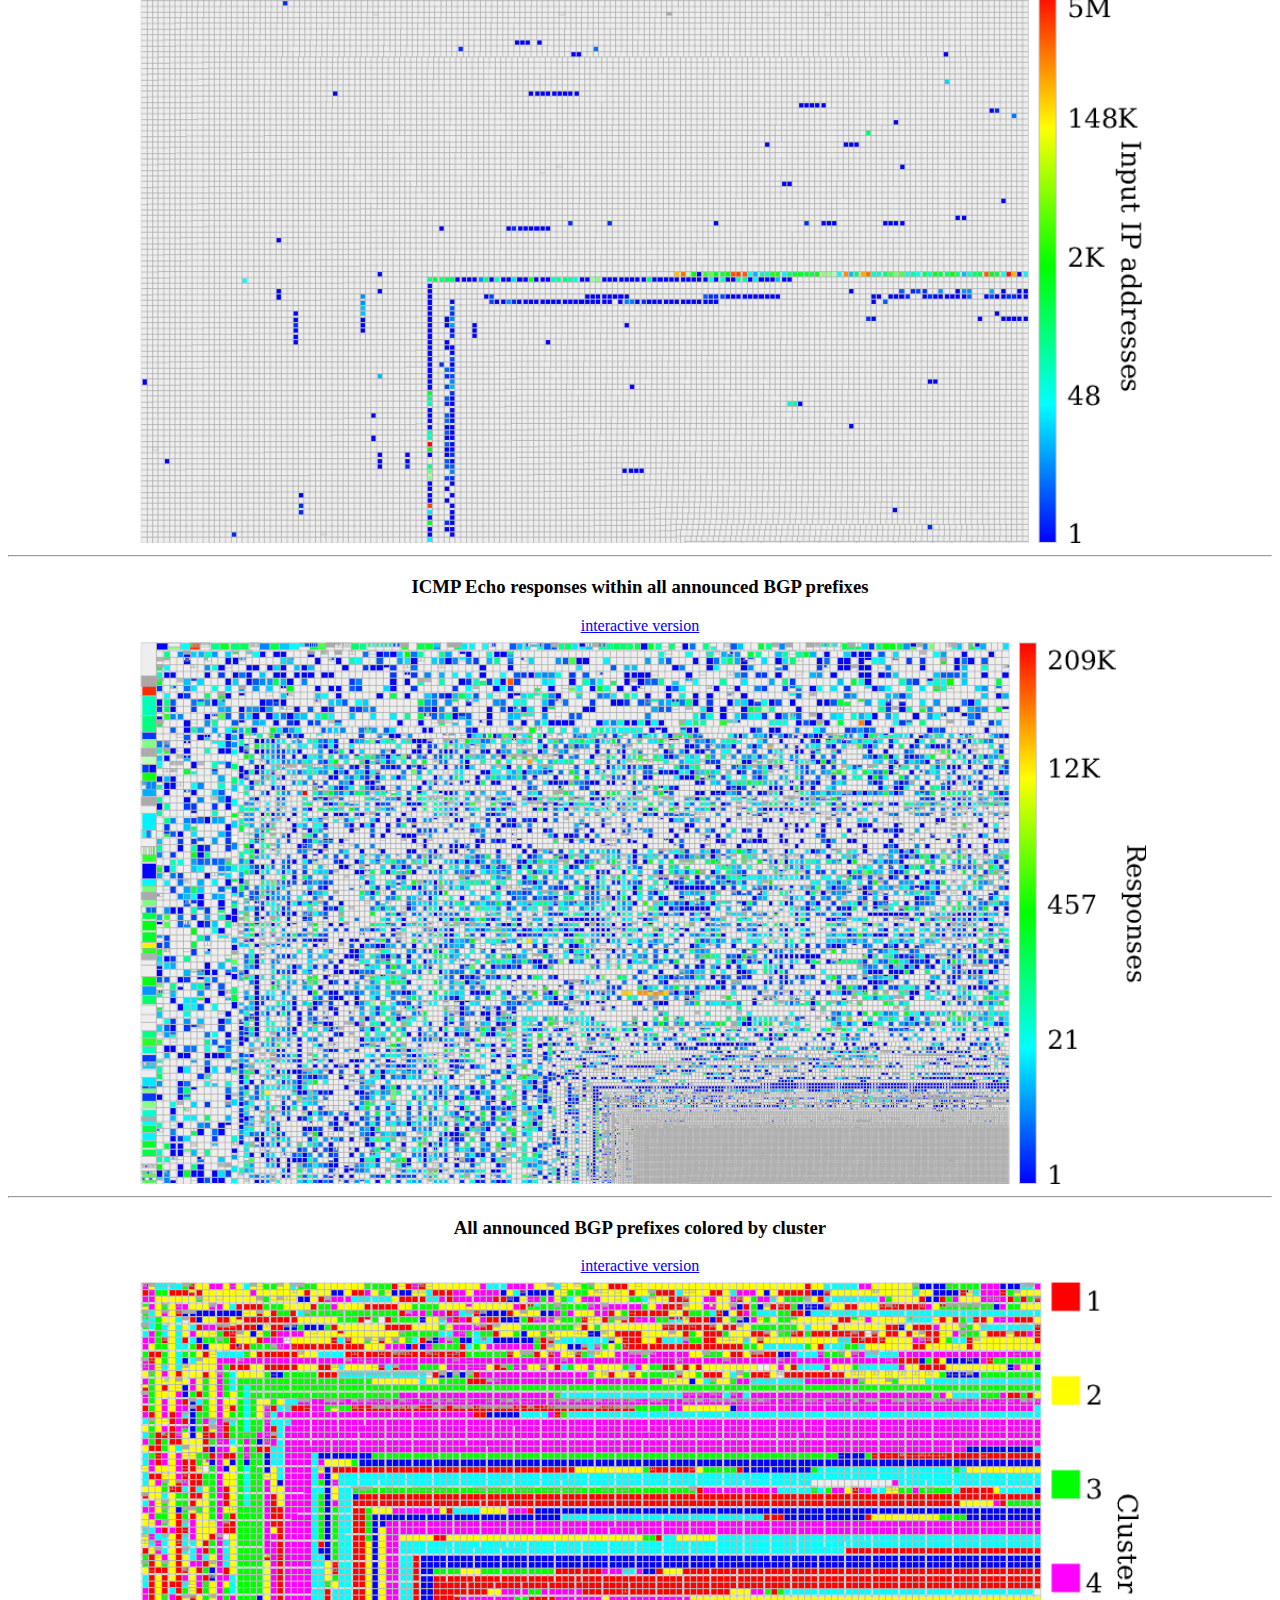
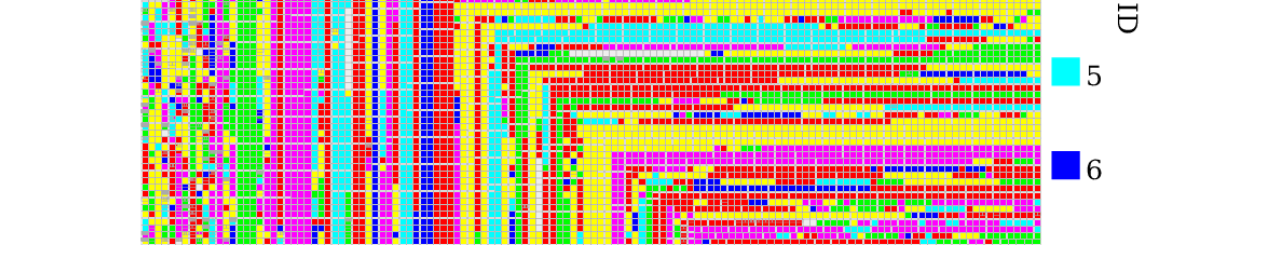
<file: zesplot/index.html>
<!DOCTYPE html>
<html>
<head>
    <meta charset="UTF-8">
    <title>IPv6 Hitlist: Interactive Zesplots </title>
</head>
<body>
    <center><h1>IPv6 Hitlist: Interactive Zesplots</h1>
	<pre>
	Disclaimer: The interactive versions of these plots are quite heavy on the browser.
	Some plots are limited in the number of prefixes visualized to improve the experience.
	</pre>
	<a href="#input">Input set</a>
	|
	<a href="#apd">Aliased Prefix Detection</a>
	|
	<a href="#responses">Responses</a>
	|
	<a href="#clusters">Clustered fingerprints</a>
<hr>

    <h3 id="input">The input set within all announced BGP prefixes</h3>
	<a target="_blank" href="zesplot-overview-input.html">interactive version</a><br/>
    <img src="zesplot-overview-input-crop.png" width="80%"/>

<hr>

    <h3 id="apd">Aliased Prefix Detection</h3>
	<h4>Without Aliased Prefixes filtered</h4>
	<a target="_blank" href="zesplot-apd-pre.html">interactive version</a><br/>
    <img src="zesplot-apd-pre-crop.png" width="80%"/>

	<h4 id="apd2">Detected Aliased Prefixes</h4>
	<a target="_blank" href="zesplot-apd-post.html">interactive version</a><br/>
    <img src="zesplot-apd-post-crop.png" width="80%"/>

<hr>

    <h3 id="responses">ICMP Echo responses within all announced BGP prefixes</h3>
	<a target="_blank" href="zesplot-probing-responses.html">interactive version</a><br/>
    <img src="zesplot-probing-responses-crop.png" width="80%"/>

<hr>

    <h3 id="clusters">All announced BGP prefixes colored by cluster</h3>
	<a target="_blank" href="zesplot-clusters-full-unsized.html">interactive version</a><br/>
    <img src="zesplot-clusters-full-unsized-crop.png" width="80%"/>

</body>
</html>
</file>
